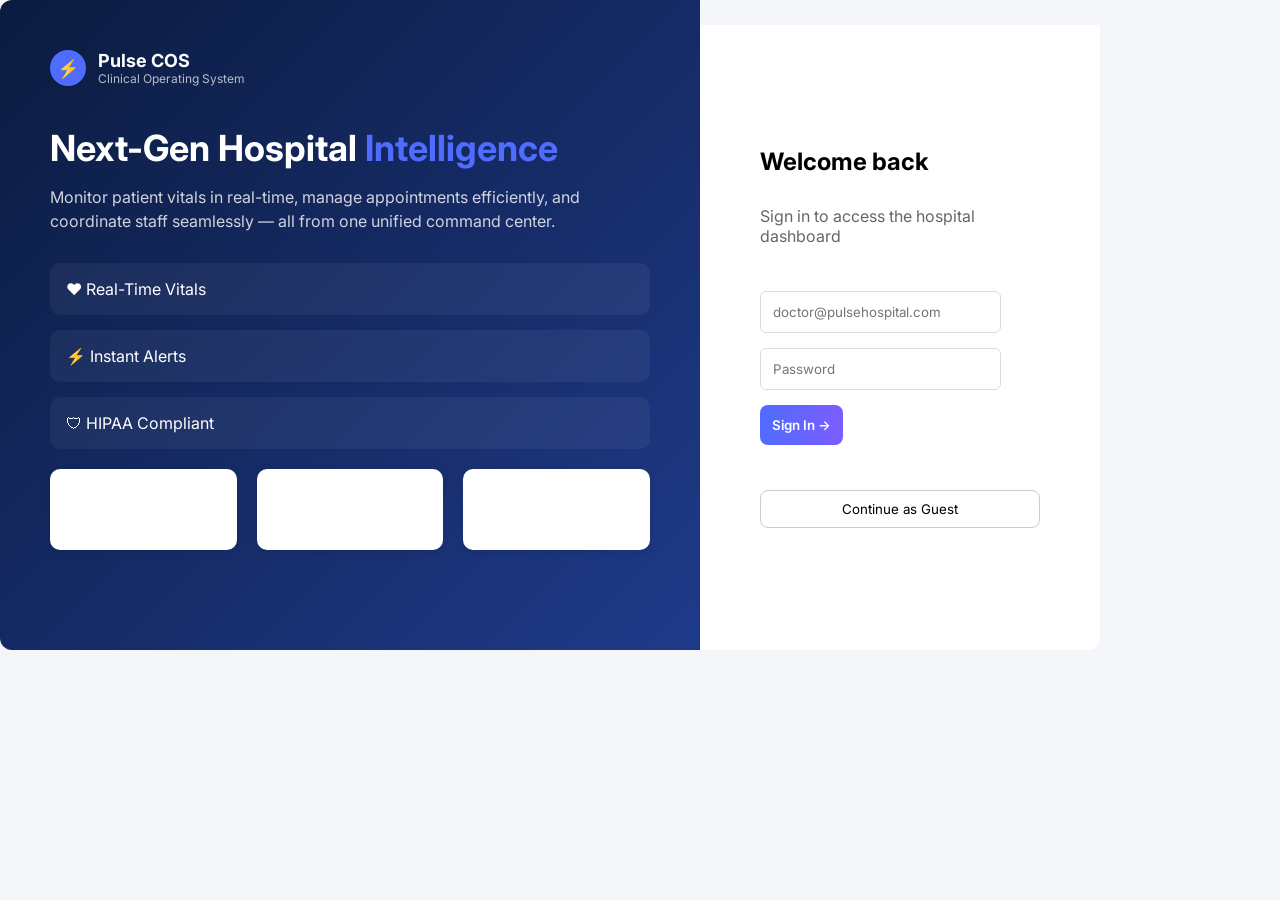
<file: index.html>
<!DOCTYPE html>
<html lang="en">
<head>

<meta charset="UTF-8">
<title>Hospital Login</title>

<link rel="stylesheet" href="css/style.css">

<link href="https://fonts.googleapis.com/css2?family=Inter:wght@400;500;600;700&display=swap" rel="stylesheet">

</head>

<body>

<div class="login-container">

<!-- LEFT PANEL -->

<div class="left-panel">

<div class="logo">

<div class="logo-circle">⚡</div>

<div>
<h3>Pulse COS</h3>
<p>Clinical Operating System</p>
</div>

</div>

<h1>Next-Gen Hospital <span>Intelligence</span></h1>

<p class="subtitle">
Monitor patient vitals in real-time, manage appointments efficiently, 
and coordinate staff seamlessly — all from one unified command center.
</p>

<div class="feature-card">❤️ Real-Time Vitals</div>
<div class="feature-card">⚡ Instant Alerts</div>
<div class="feature-card">🛡 HIPAA Compliant</div>

<div class="stats">

<div class="stat-card">
<h2>1,247</h2>
<p>ACTIVE PATIENTS</p>
</div>

<div class="stat-card">
<h2>86</h2>
<p>TODAY'S APPOINTMENTS</p>
</div>

<div class="stat-card">
<h2>142</h2>
<p>STAFF ON DUTY</p>
</div>

</div>

</div>


<!-- RIGHT PANEL -->

<div class="right-panel">

<h2>Welcome back</h2>

<p>Sign in to access the hospital dashboard</p>

<form action="dashboard.html">

<input type="email" placeholder="doctor@pulsehospital.com" required>

<input type="password" placeholder="Password" required>

<button type="submit" class="login-btn">Sign In →</button>

</form>

<button class="guest-btn" onclick="window.location.href='dashboard.html?mode=guest'">
Continue as Guest
</button>

</div>

</div>

</body>
</html>
</file>
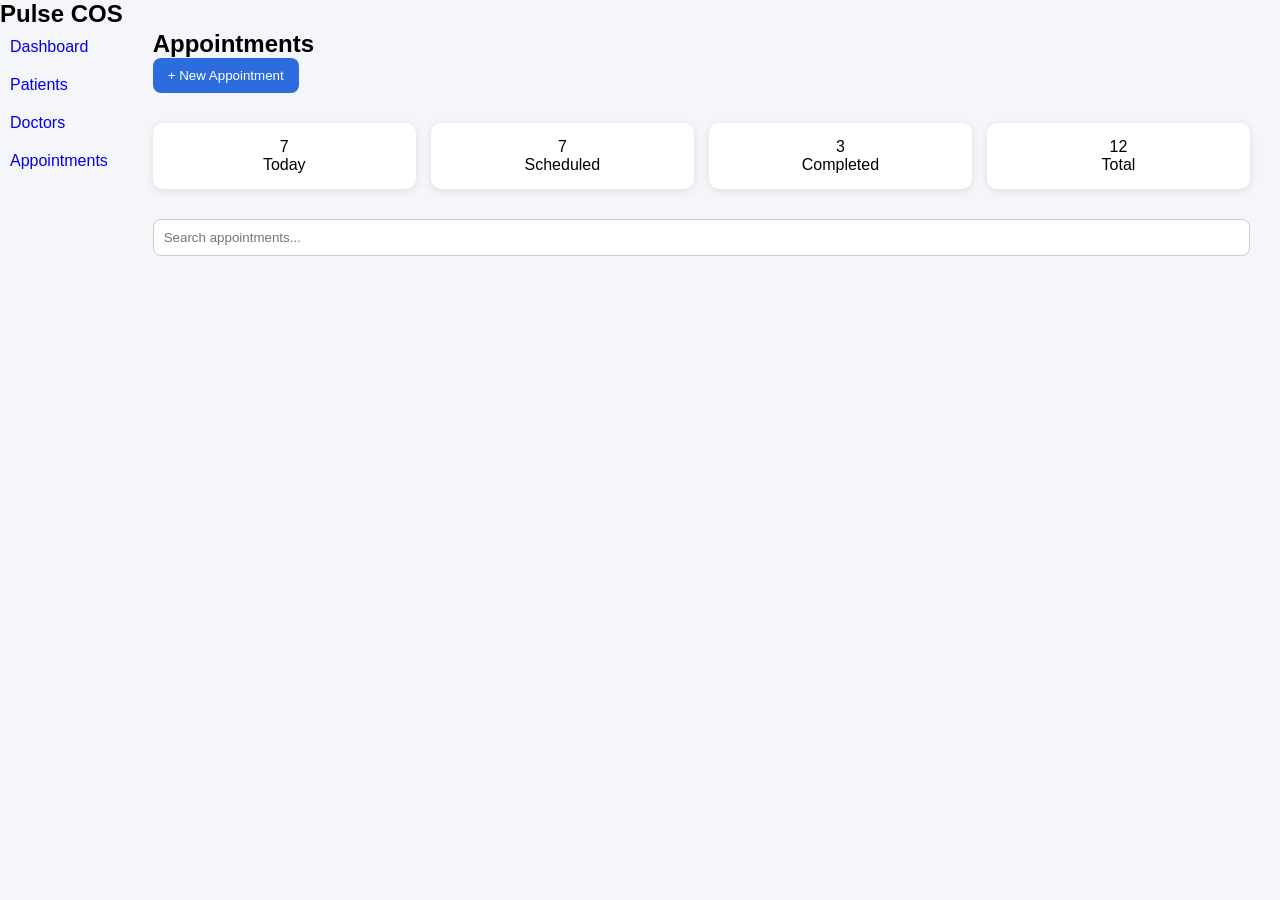
<file: appointments.html>
<!DOCTYPE html>
<html>
<head>
<title>Appointments</title>
<link rel="stylesheet" href="css/style.css">
</head>

<body>

<div class="dashboard">

<div class="sidebar">
<h2>Pulse COS</h2>
<ul>
<li><a href="dashboard.html">Dashboard</a></li>
<li><a href="patients.html">Patients</a></li>
<li><a href="doctors.html">Doctors</a></li>
<li class="active"><a href="appointments.html">Appointments</a></li>
</ul>
</div>

<div class="main">

<h2>Appointments</h2>
<button onclick="window.location.href='add_appointment.html'" class="add-btn">
+ New Appointment
</button>

<div class="stats-row">

<div class="stat-card">7<br><span>Today</span></div>
<div class="stat-card">7<br><span>Scheduled</span></div>
<div class="stat-card">3<br><span>Completed</span></div>
<div class="stat-card">12<br><span>Total</span></div>

</div>

<input type="text" id="appointmentSearch" class="search" placeholder="Search appointments...">

<div id="appointmentList"></div>

</div>

<script>
document.getElementById("appointmentForm").addEventListener("submit", function(e){
e.preventDefault();

let patient = document.getElementById("patient").value;
let doctor = document.getElementById("doctor").value;
let time = document.getElementById("time").value;
let status = document.getElementById("status").value;

let appointments = JSON.parse(localStorage.getItem("appointments")) || [];

appointments.push({
patient: patient,
doctor: doctor,
time: time,
status: status
});

localStorage.setItem("appointments", JSON.stringify(appointments));

alert("Appointment Added!");
window.location.href = "appointments.html";
});
</script>


</body>
</html>
</file>
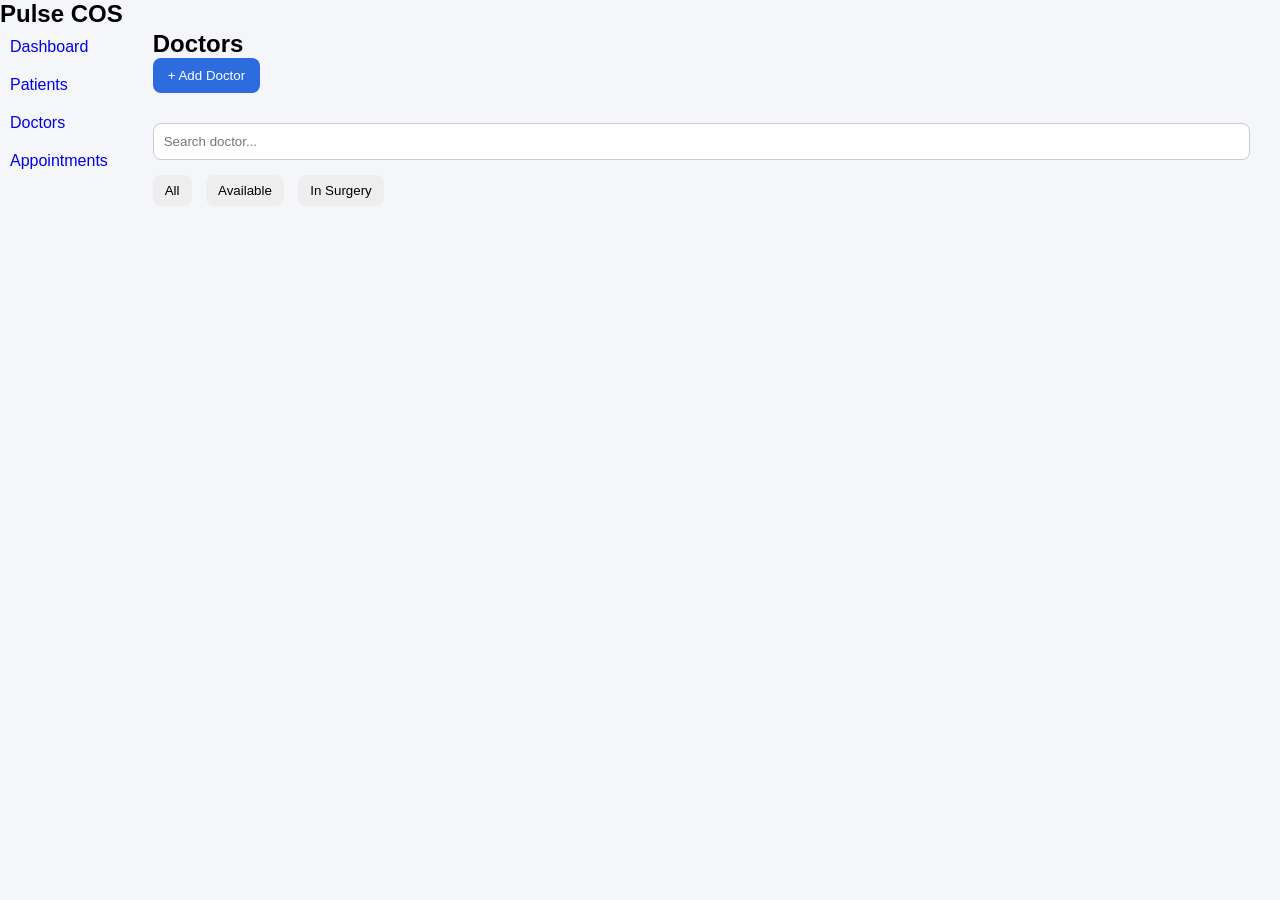
<file: doctors.html>
<!DOCTYPE html>
<html>
<head>
<title>Doctors</title>
<link rel="stylesheet" href="css/style.css">
</head>

<body>

<div class="dashboard">

<div class="sidebar">
<h2>Pulse COS</h2>
<ul>
<li><a href="dashboard.html">Dashboard</a></li>
<li><a href="patients.html">Patients</a></li>
<li class="active"><a href="doctors.html">Doctors</a></li>
<li><a href="appointments.html">Appointments</a></li>
</ul>
</div>

<div class="main">

<h2>Doctors</h2>
<button onclick="window.location.href='add_doctor.html'" class="add-btn">
+ Add Doctor
</button>

<input type="text" id="doctorSearch" class="search" placeholder="Search doctor...">

<div class="filters">
<button onclick="filterDoctors('all')">All</button>
<button onclick="filterDoctors('available')">Available</button>
<button onclick="filterDoctors('surgery')">In Surgery</button>
</div>

<div class="card-grid" id="doctorList">
<input type="text" id="doctorSearch">



</div>

</div>
</div>

<script>

let doctors = JSON.parse(localStorage.getItem("doctors")) || [];
let container = document.getElementById("doctorList");

function displayDoctors(list){
container.innerHTML = "";

list.forEach(d => {
let statusColor = d.status === "Available" ? "green" : "red";

container.innerHTML += `
<div class="doctor-card">
<h3>Dr. ${d.name}</h3>
<p>${d.specialty}</p>
<span class="status" style="background:${statusColor}">
${d.status}
</span>
</div>
`;
});
}

displayDoctors(doctors);

// Search
document.getElementById("doctorSearch").addEventListener("keyup", function(){
let value = this.value.toLowerCase();
let filtered = doctors.filter(d => 
d.name.toLowerCase().includes(value) ||
d.specialty.toLowerCase().includes(value)
);
displayDoctors(filtered);
});

// Filter
function filterDoctors(status){
if(status === "all"){
displayDoctors(doctors);
} else {
let filtered = doctors.filter(d => d.status === status);
displayDoctors(filtered);
}
}

</script>


</body>
</html>
</file>
<file: css/style.css>
*{
margin:0;
padding:0;
box-sizing:border-box;
font-family:'Inter',sans-serif;
}

body{
margin:0;
font-family:Arial, Helvetica, sans-serif;
background:#f5f6fa;
}
/* Container */

.login-container{
width:1100px;
height:650px;
display:flex;
border-radius:12px;
overflow:hidden;
}

/* LEFT PANEL */

.left-panel{
flex:1;
padding:50px;
color:white;
background:linear-gradient(135deg,#0b1b3f,#1f3a8a);
}

.logo{
display:flex;
align-items:center;
gap:12px;
margin-bottom:40px;
}

.logo-circle{
width:36px;
height:36px;
background:#4f6cff;
border-radius:50%;
display:flex;
align-items:center;
justify-content:center;
font-size:18px;
}

.logo h3{
font-size:18px;
}

.logo p{
font-size:12px;
opacity:0.7;
}

.left-panel h1{
font-size:36px;
margin-bottom:15px;
}

.left-panel span{
color:#4f6cff;
}

.subtitle{
opacity:0.8;
line-height:1.5;
margin-bottom:30px;
}

/* Feature Cards */

.feature-card{
background:rgba(255,255,255,0.05);
padding:16px;
border-radius:10px;
margin-bottom:15px;
}

/* Stats */

.stats{
display:flex;
gap:15px;
margin-top:40px;
}

.stat-card{
flex:1;
background:rgba(255,255,255,0.05);
padding:20px;
border-radius:12px;
text-align:center;
transition:0.3s;
cursor:pointer;
}

/* Hover effect */

.stat-card:hover{
transform:translateY(-5px);
background:rgba(255,255,255,0.15);
box-shadow:0 10px 25px rgba(0,0,0,0.3);
}

.stat-card h2{
font-size:26px;
margin-bottom:5px;
}

.stat-card p{
font-size:12px;
opacity:0.7;
}

/* RIGHT PANEL */

.right-panel{
width:400px;
background:white;
padding:60px;
display:flex;
flex-direction:column;
justify-content:center;
}

.right-panel h2{
font-size:24px;
margin-bottom:10px;
}

.right-panel p{
margin-bottom:25px;
color:#666;
}

.right-panel input{
padding:12px;
margin-bottom:15px;
border-radius:6px;
border:1px solid #ddd;
}

.login-btn{
background:linear-gradient(90deg,#4f6cff,#7c5cff);
color:white;
padding:12px;
border:none;
border-radius:8px;
font-weight:600;
cursor:pointer;
margin-bottom:15px;
}

.guest{
text-align:center;
border:1px solid #ddd;
padding:10px;
border-radius:8px;
cursor:pointer;
}

.dashboard{
display:flex;
height:100vh;
background:#f5f6fa;
}

.sidebar li{
list-style:none;
cursor:pointer;
transition:0.3s;
}

.sidebar li:hover{
transform:translateX(8px);
background:#1f3a8a;
}

.sidebar a{
display:block;
text-decoration:none;
padding:10px;
transition:0.3s;
}

.sidebar li:hover a{
letter-spacing:1px;
}


.main{
flex:1;
padding:30px;
}

.stats{
display:flex;
gap:20px;
margin:20px 0;
}

.stat-box{
background:white;
padding:20px;
border-radius:10px;
flex:1;
box-shadow:0 2px 8px rgba(0,0,0,0.1);
}


.card, .patient-card{
transition:0.3s;
}

.card:hover, .patient-card:hover{
transform:translateY(-5px);
box-shadow:0 10px 25px rgba(0,0,0,0.2);
}
.patient-card{
background:white;
padding:20px;
border-radius:10px;
box-shadow:0 2px 8px rgba(0,0,0,0.1);
}

canvas{
height:80px !important;
filter: drop-shadow(0 0 6px red);
}

/* Ward Section */

.ward-section{
background:white;
padding:20px;
border-radius:10px;
margin-top:30px;
box-shadow:0 2px 8px rgba(0,0,0,0.1);
}

.bed-grid{
display:grid;
grid-template-columns:repeat(4,1fr);
gap:10px;
margin-top:15px;
}

.bed{
padding:15px;
text-align:center;
border-radius:8px;
font-weight:600;
position:relative;
}

.bed::after{
content:attr(data-status);
position:absolute;
bottom:120%;
left:50%;
transform:translateX(-50%);
background:#333;
color:white;
padding:5px 10px;
border-radius:6px;
font-size:12px;
opacity:0;
pointer-events:none;
transition:0.2s;
white-space:nowrap;
}

.bed:hover::after{
opacity:1;
}

/* Bed Colors */

.bed.critical{
background:#ff4d4d;
color:white;
}

.bed.stable{
background:#2ecc71;
color:white;
}

.bed.warning{
background:#f1c40f;
color:white;
}

.bed.empty{
background:#ecf0f1;
}


/* Staff Section */

.staff-section{
background:white;
padding:20px;
border-radius:10px;
margin-top:30px;
box-shadow:0 2px 8px rgba(0,0,0,0.1);
}

.staff-list{
list-style:none;
padding:0;
margin-top:10px;
}

.staff-list li{
padding:8px 0;
font-size:14px;
}

.dashboard{
display:flex;
width:100%;
min-height:100vh;
background:#f5f6fa;
}

.main{
flex:1;
padding:30px;
background:#f5f6fa;
}

.bed{
padding:15px;
text-align:center;
border-radius:8px;
font-weight:600;
cursor:pointer;
transition:0.2s;
}

.bed:hover{
transform:scale(1.08);
box-shadow:0 3px 10px rgba(0,0,0,0.2);
}

/* Colors */

.critical{
background:#ff4d4d;
color:white;
}

.unstable{
background:#f1c40f;
color:white;
}

.stable{
background:#2ecc71;
color:white;
}

.empty{
background:#e0e0e0;
}

.bed-legend{
margin-top:15px;
font-size:13px;
}

.legend-item{
display:inline-block;
width:12px;
height:12px;
border-radius:3px;
margin-right:5px;
margin-left:10px;
}

.critical-box{background:#ff4d4d;}
.unstable-box{background:#f1c40f;}
.stable-box{background:#2ecc71;}
.empty-box{background:#e0e0e0;}

.patient-grid{
display:grid;
grid-template-columns:repeat(2,1fr);
gap:20px;
}

.right-panel{
display:flex;
gap:20px;
margin-top:25px;
}

.ward-section,
.staff-section{
background:white;
padding:20px;
border-radius:12px;
box-shadow:0 2px 10px rgba(0,0,0,0.1);
}


.guest-btn{
width:100%;
padding:10px;
margin-top:10px;
border:1px solid #ccc;
background:white;
border-radius:8px;
cursor:pointer;
transition:0.2s;
}

.guest-btn:hover{
background:#f0f0f0;
}

.guest-badge{
display:inline-block;
background:#f1c40f;
color:black;
padding:6px 12px;
border-radius:20px;
font-size:12px;
margin-bottom:10px;
font-weight:600;
}

.card-grid{
display:grid;
grid-template-columns:repeat(3,1fr);
gap:20px;
margin-top:20px;
}

.doctor-card, .patient-card{
background:white;
padding:20px;
border-radius:12px;
box-shadow:0 2px 10px rgba(0,0,0,0.1);
transition:0.3s;
}

.doctor-card:hover, .patient-card:hover{
transform:translateY(-5px);
}

.status{
display:inline-block;
padding:5px 10px;
border-radius:20px;
font-size:12px;
margin-top:10px;
}

.available{
background:#2ecc71;
color:white;
}

.busy{
background:#e74c3c;
color:white;
}

.appointments-list{
margin-top:20px;
}

.appointment{
background:white;
padding:15px;
border-radius:10px;
margin-bottom:10px;
display:flex;
gap:15px;
align-items:center;
box-shadow:0 2px 8px rgba(0,0,0,0.1);
}

.search{
width:100%;
padding:10px;
margin:15px 0;
border-radius:8px;
border:1px solid #ccc;
}

.filters button{
margin-right:10px;
padding:8px 12px;
border:none;
border-radius:8px;
cursor:pointer;
background:#eee;
}

.filters .active{
background:#2d6cdf;
color:white;
}

.stats-row{
display:flex;
gap:15px;
margin:15px 0;
}

.stat-card{
background:white;
padding:15px;
border-radius:10px;
text-align:center;
flex:1;
box-shadow:0 2px 8px rgba(0,0,0,0.1);
}

.time{
font-weight:bold;
width:60px;
}

.tag{
padding:5px 10px;
border-radius:20px;
font-size:12px;
}

.completed{
background:#2ecc71;
color:white;
}

.progress{
background:#f1c40f;
color:white;
}

.info{
font-size:12px;
color:#777;
margin:5px 0;
}

.form{
display:flex;
flex-direction:column;
gap:10px;
width:300px;
}

.form input{
padding:10px;
border-radius:6px;
border:1px solid #ccc;
}

.form button{
padding:10px;
background:#2d6cdf;
color:white;
border:none;
border-radius:6px;
cursor:pointer;
}

.add-btn{
padding:10px 15px;
background:#2d6cdf;
color:white;
border:none;
border-radius:8px;
margin-bottom:15px;
cursor:pointer;
}
</file>
